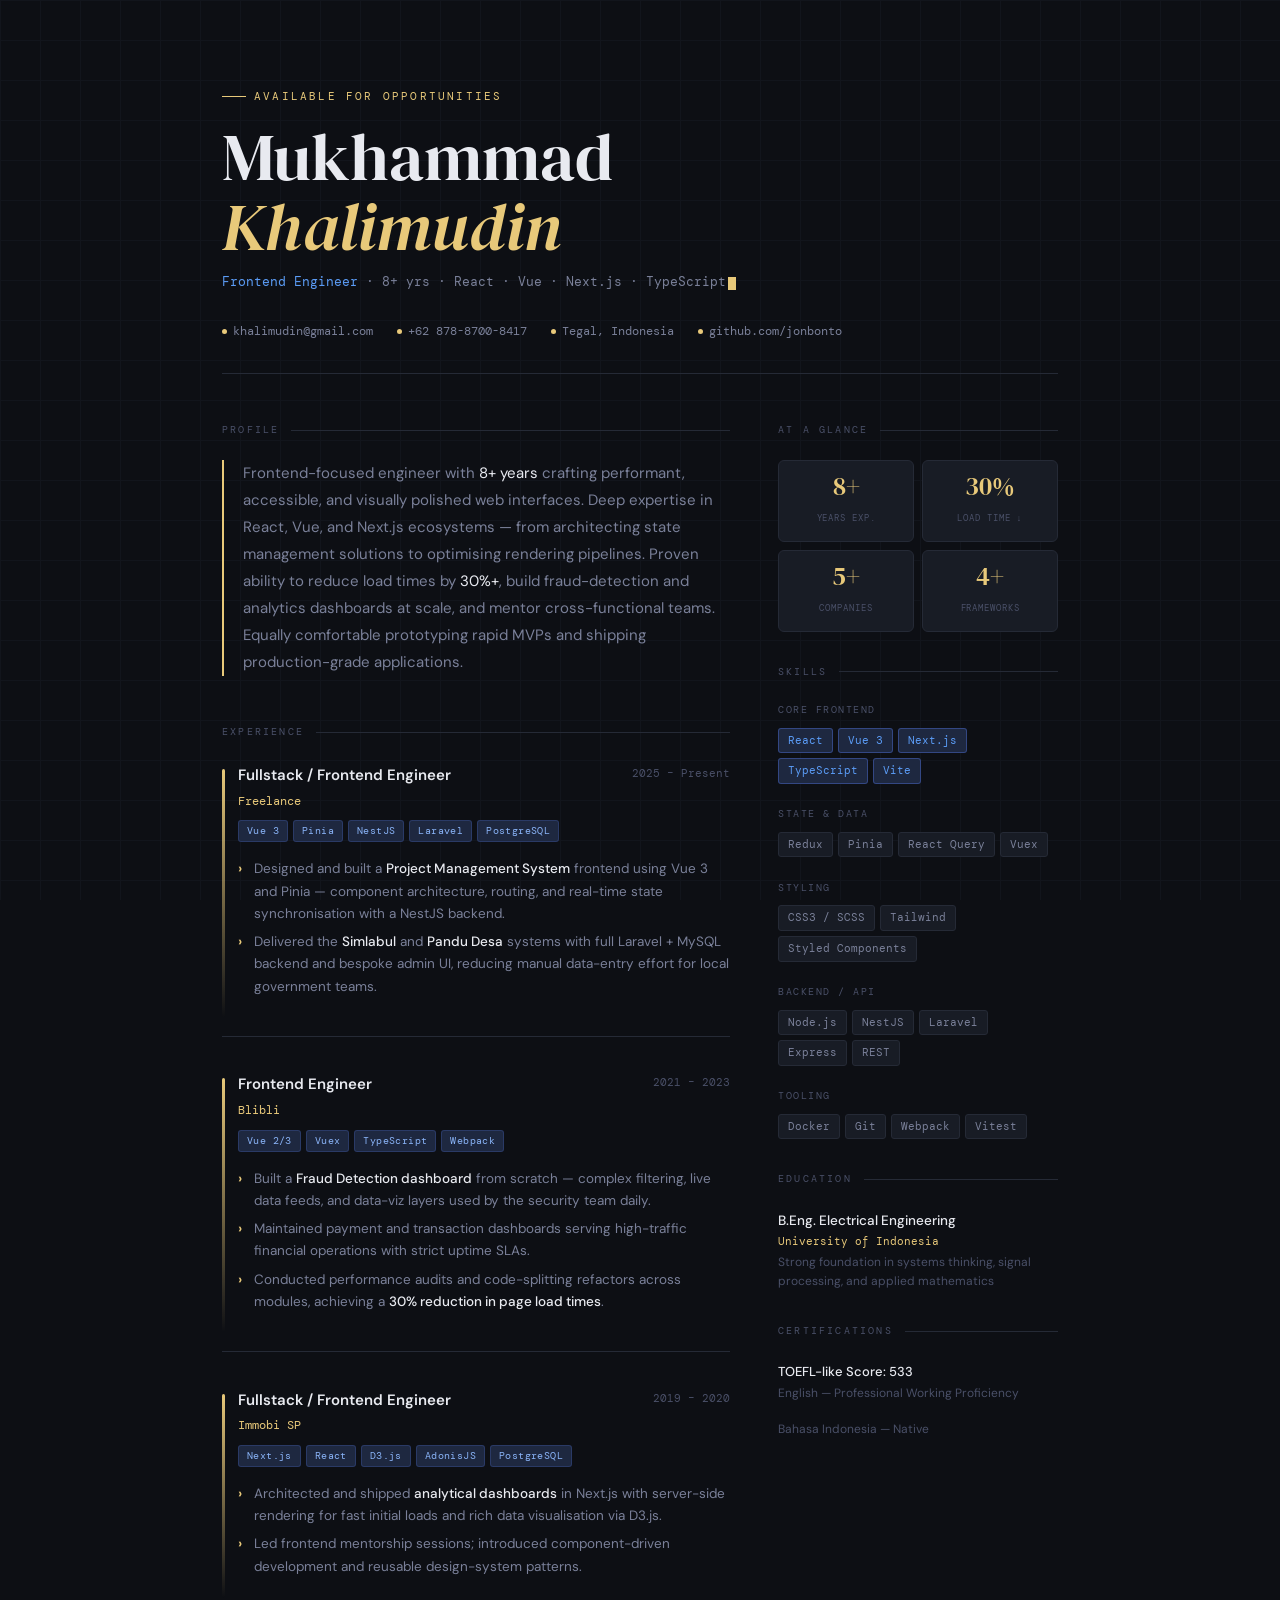
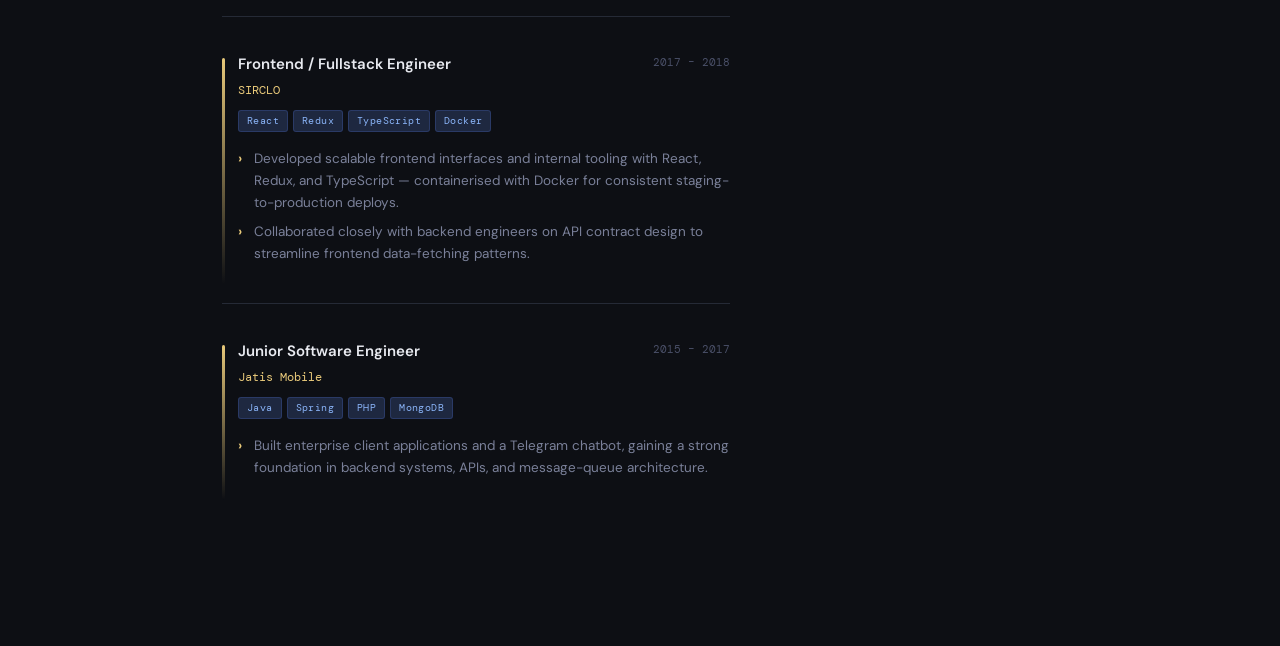
<file: index.html>
<!DOCTYPE html>
<html lang="en">
<head>
<meta charset="UTF-8">
<meta name="viewport" content="width=device-width, initial-scale=1.0">
<title>Mukhammad Khalimudin — Frontend Engineer</title>
<link href="https://fonts.googleapis.com/css2?family=DM+Serif+Display:ital@0;1&family=DM+Mono:wght@300;400;500&family=DM+Sans:wght@300;400;500;600&display=swap" rel="stylesheet">
<style>
  *, *::before, *::after { box-sizing: border-box; margin: 0; padding: 0; }

  :root {
    --bg: #0d0f14;
    --surface: #13161d;
    --card: #181c25;
    --border: #252a36;
    --accent: #e8c97a;
    --accent2: #5b9cf6;
    --text: #e8eaf0;
    --muted: #7a8099;
    --dim: #4a5068;
    --navy: #1e2840;
    --tag-bg: #1e2840;
    --tag-text: #8ab4f8;
  }

  html { scroll-behavior: smooth; }

  body {
    font-family: 'DM Sans', sans-serif;
    background: var(--bg);
    color: var(--text);
    min-height: 100vh;
    overflow-x: hidden;
    line-height: 1.6;
  }

  /* ── GRID NOISE BG ───────────────────────────────── */
  body::before {
    content: '';
    position: fixed;
    inset: 0;
    background-image:
      linear-gradient(var(--border) 1px, transparent 1px),
      linear-gradient(90deg, var(--border) 1px, transparent 1px);
    background-size: 40px 40px;
    opacity: 0.25;
    pointer-events: none;
    z-index: 0;
  }

  .page {
    position: relative;
    z-index: 1;
    max-width: 900px;
    margin: 0 auto;
    padding: 3rem 2rem 5rem;
  }

  /* ── ANIMATIONS ──────────────────────────────────── */
  @keyframes fadeUp {
    from { opacity: 0; transform: translateY(24px); }
    to { opacity: 1; transform: translateY(0); }
  }
  @keyframes slideIn {
    from { opacity: 0; transform: translateX(-20px); }
    to { opacity: 1; transform: translateX(0); }
  }
  @keyframes expandWidth {
    from { width: 0; }
    to { width: 100%; }
  }
  @keyframes blink {
    0%, 100% { opacity: 1; }
    50% { opacity: 0; }
  }

  .fade-1 { animation: fadeUp 0.7s ease both 0.1s; }
  .fade-2 { animation: fadeUp 0.7s ease both 0.25s; }
  .fade-3 { animation: fadeUp 0.7s ease both 0.4s; }
  .fade-4 { animation: fadeUp 0.7s ease both 0.55s; }
  .fade-5 { animation: fadeUp 0.7s ease both 0.7s; }

  /* ── HEADER ──────────────────────────────────────── */
  header {
    padding: 2.5rem 0 2rem;
    border-bottom: 1px solid var(--border);
    margin-bottom: 3rem;
    position: relative;
  }

  .header-label {
    font-family: 'DM Mono', monospace;
    font-size: 11px;
    letter-spacing: 0.2em;
    color: var(--accent);
    text-transform: uppercase;
    margin-bottom: 1rem;
    display: flex;
    align-items: center;
    gap: 8px;
    animation: slideIn 0.6s ease both 0s;
  }

  .header-label::before {
    content: '';
    width: 24px;
    height: 1px;
    background: var(--accent);
  }

  h1 {
    font-family: 'DM Serif Display', serif;
    font-size: clamp(2.6rem, 7vw, 4.2rem);
    font-weight: 400;
    line-height: 1.05;
    color: var(--text);
    margin-bottom: 0.6rem;
    animation: fadeUp 0.8s ease both 0.05s;
  }

  h1 em {
    font-style: italic;
    color: var(--accent);
  }

  .tagline {
    font-family: 'DM Mono', monospace;
    font-size: 13px;
    color: var(--muted);
    margin-bottom: 1.8rem;
    animation: fadeUp 0.7s ease both 0.2s;
  }

  .tagline span {
    color: var(--accent2);
  }

  .cursor {
    display: inline-block;
    width: 8px;
    height: 13px;
    background: var(--accent);
    margin-left: 2px;
    vertical-align: middle;
    animation: blink 1.1s step-start infinite;
  }

  .contact-row {
    display: flex;
    flex-wrap: wrap;
    gap: 1.5rem;
    animation: fadeUp 0.7s ease both 0.3s;
  }

  .contact-item {
    font-family: 'DM Mono', monospace;
    font-size: 12px;
    color: var(--muted);
    display: flex;
    align-items: center;
    gap: 6px;
    transition: color 0.2s;
  }

  .contact-item:hover { color: var(--text); }

  .contact-dot {
    width: 5px;
    height: 5px;
    border-radius: 50%;
    background: var(--accent);
    flex-shrink: 0;
  }

  /* ── LAYOUT ──────────────────────────────────────── */
  .two-col {
    display: grid;
    grid-template-columns: 1fr 280px;
    gap: 3rem;
    align-items: start;
  }

  /* ── SECTION ─────────────────────────────────────── */
  section { margin-bottom: 3rem; }

  .section-label {
    font-family: 'DM Mono', monospace;
    font-size: 10px;
    letter-spacing: 0.22em;
    color: var(--dim);
    text-transform: uppercase;
    margin-bottom: 1.4rem;
    display: flex;
    align-items: center;
    gap: 12px;
  }

  .section-label::after {
    content: '';
    flex: 1;
    height: 1px;
    background: var(--border);
  }

  /* ── SUMMARY ─────────────────────────────────────── */
  .summary {
    font-size: 15px;
    color: var(--muted);
    line-height: 1.8;
    border-left: 2px solid var(--accent);
    padding-left: 1.2rem;
  }

  /* ── EXPERIENCE ──────────────────────────────────── */
  .job {
    margin-bottom: 2.2rem;
    padding-bottom: 2.2rem;
    border-bottom: 1px solid var(--border);
    position: relative;
    padding-left: 1rem;
  }

  .job::before {
    content: '';
    position: absolute;
    left: 0;
    top: 6px;
    width: 3px;
    height: calc(100% - 24px);
    background: linear-gradient(to bottom, var(--accent), transparent);
    border-radius: 2px;
  }

  .job:last-child {
    border-bottom: none;
    margin-bottom: 0;
  }

  .job-header {
    display: flex;
    justify-content: space-between;
    align-items: flex-start;
    flex-wrap: wrap;
    gap: 4px;
    margin-bottom: 0.3rem;
  }

  .job-title {
    font-weight: 600;
    font-size: 15px;
    color: var(--text);
  }

  .job-company {
    font-family: 'DM Mono', monospace;
    font-size: 12px;
    color: var(--accent);
    margin-bottom: 0.6rem;
  }

  .job-date {
    font-family: 'DM Mono', monospace;
    font-size: 11px;
    color: var(--dim);
    white-space: nowrap;
    padding-top: 2px;
  }

  .job-stack {
    display: flex;
    flex-wrap: wrap;
    gap: 5px;
    margin-bottom: 0.8rem;
  }

  .tech-tag {
    font-family: 'DM Mono', monospace;
    font-size: 10px;
    padding: 2px 8px;
    border-radius: 3px;
    background: var(--tag-bg);
    color: var(--tag-text);
    border: 1px solid rgba(90, 130, 255, 0.2);
    letter-spacing: 0.04em;
  }

  .job-bullets {
    list-style: none;
  }

  .job-bullets li {
    font-size: 13.5px;
    color: var(--muted);
    line-height: 1.65;
    padding: 3px 0 3px 16px;
    position: relative;
  }

  .job-bullets li::before {
    content: '›';
    position: absolute;
    left: 0;
    color: var(--accent);
    font-weight: 700;
  }

  .highlight {
    color: var(--text);
    font-weight: 500;
  }

  /* ── SKILLS SIDEBAR ──────────────────────────────── */
  .sidebar section { margin-bottom: 2rem; }

  .skill-group { margin-bottom: 1.4rem; }

  .skill-group-label {
    font-family: 'DM Mono', monospace;
    font-size: 10px;
    color: var(--dim);
    letter-spacing: 0.15em;
    text-transform: uppercase;
    margin-bottom: 0.6rem;
  }

  .skill-pills {
    display: flex;
    flex-wrap: wrap;
    gap: 5px;
  }

  .pill {
    font-family: 'DM Mono', monospace;
    font-size: 11px;
    padding: 3px 9px;
    border-radius: 3px;
    background: var(--card);
    border: 1px solid var(--border);
    color: var(--muted);
    transition: all 0.15s;
  }

  .pill:hover {
    border-color: var(--accent);
    color: var(--accent);
  }

  .pill.primary {
    background: var(--navy);
    border-color: rgba(90, 130, 255, 0.35);
    color: var(--accent2);
  }

  /* ── STAT CARDS ──────────────────────────────────── */
  .stat-row {
    display: grid;
    grid-template-columns: 1fr 1fr;
    gap: 8px;
    margin-bottom: 1.4rem;
  }

  .stat-card {
    background: var(--card);
    border: 1px solid var(--border);
    border-radius: 6px;
    padding: 12px;
    text-align: center;
  }

  .stat-num {
    font-family: 'DM Serif Display', serif;
    font-size: 26px;
    color: var(--accent);
    display: block;
    line-height: 1;
    margin-bottom: 4px;
  }

  .stat-label {
    font-family: 'DM Mono', monospace;
    font-size: 9px;
    color: var(--dim);
    letter-spacing: 0.1em;
    text-transform: uppercase;
  }

  /* ── EDUCATION & CERT ────────────────────────────── */
  .edu-block {
    margin-bottom: 1rem;
  }

  .edu-degree {
    font-weight: 500;
    font-size: 13.5px;
    color: var(--text);
    margin-bottom: 2px;
  }

  .edu-school {
    font-family: 'DM Mono', monospace;
    font-size: 11px;
    color: var(--accent);
    margin-bottom: 2px;
  }

  .edu-field {
    font-size: 12px;
    color: var(--dim);
  }

  /* ── PRINT ───────────────────────────────────────── */
  @media print {
    body { background: white; color: black; }
    body::before { display: none; }
    .job::before { background: #e8c97a; }
  }

  @media (max-width: 640px) {
    .two-col { grid-template-columns: 1fr; }
    .sidebar { border-top: 1px solid var(--border); padding-top: 2rem; }
  }
</style>
</head>
<body>
<div class="page">

  <!-- ── HEADER ─────────────────────────────────── -->
  <header>
    <div class="header-label">Available for opportunities</div>
    <h1>Mukhammad<br><em>Khalimudin</em></h1>
    <p class="tagline">
      <span>Frontend Engineer</span> · 8+ yrs · React · Vue · Next.js · TypeScript<span class="cursor"></span>
    </p>
    <div class="contact-row">
      <span class="contact-item"><span class="contact-dot"></span>khalimudin@gmail.com</span>
      <span class="contact-item"><span class="contact-dot"></span>+62 878-8700-8417</span>
      <span class="contact-item"><span class="contact-dot"></span>Tegal, Indonesia</span>
      <span class="contact-item"><span class="contact-dot"></span>github.com/jonbonto</span>
    </div>
  </header>

  <!-- ── TWO-COL BODY ───────────────────────────── -->
  <div class="two-col">

    <!-- ── MAIN COLUMN ─────────────────────────── -->
    <main>

      <!-- SUMMARY -->
      <section class="fade-2">
        <div class="section-label">Profile</div>
        <p class="summary">
          Frontend-focused engineer with <span style="color:var(--text)">8+ years</span> crafting performant, accessible, and visually polished web interfaces. Deep expertise in React, Vue, and Next.js ecosystems — from architecting state management solutions to optimising rendering pipelines. Proven ability to reduce load times by <span style="color:var(--text)">30%+</span>, build fraud-detection and analytics dashboards at scale, and mentor cross-functional teams. Equally comfortable prototyping rapid MVPs and shipping production-grade applications.
        </p>
      </section>

      <!-- EXPERIENCE -->
      <section class="fade-3">
        <div class="section-label">Experience</div>

        <div class="job">
          <div class="job-header">
            <span class="job-title">Fullstack / Frontend Engineer</span>
            <span class="job-date">2025 – Present</span>
          </div>
          <div class="job-company">Freelance</div>
          <div class="job-stack">
            <span class="tech-tag">Vue 3</span>
            <span class="tech-tag">Pinia</span>
            <span class="tech-tag">NestJS</span>
            <span class="tech-tag">Laravel</span>
            <span class="tech-tag">PostgreSQL</span>
          </div>
          <ul class="job-bullets">
            <li>Designed and built a <span class="highlight">Project Management System</span> frontend using Vue 3 and Pinia — component architecture, routing, and real-time state synchronisation with a NestJS backend.</li>
            <li>Delivered the <span class="highlight">Simlabul</span> and <span class="highlight">Pandu Desa</span> systems with full Laravel + MySQL backend and bespoke admin UI, reducing manual data-entry effort for local government teams.</li>
          </ul>
        </div>

        <div class="job">
          <div class="job-header">
            <span class="job-title">Frontend Engineer</span>
            <span class="job-date">2021 – 2023</span>
          </div>
          <div class="job-company">Blibli</div>
          <div class="job-stack">
            <span class="tech-tag">Vue 2/3</span>
            <span class="tech-tag">Vuex</span>
            <span class="tech-tag">TypeScript</span>
            <span class="tech-tag">Webpack</span>
          </div>
          <ul class="job-bullets">
            <li>Built a <span class="highlight">Fraud Detection dashboard</span> from scratch — complex filtering, live data feeds, and data-viz layers used by the security team daily.</li>
            <li>Maintained payment and transaction dashboards serving high-traffic financial operations with strict uptime SLAs.</li>
            <li>Conducted performance audits and code-splitting refactors across modules, achieving a <span class="highlight">30% reduction in page load times</span>.</li>
          </ul>
        </div>

        <div class="job">
          <div class="job-header">
            <span class="job-title">Fullstack / Frontend Engineer</span>
            <span class="job-date">2019 – 2020</span>
          </div>
          <div class="job-company">Immobi SP</div>
          <div class="job-stack">
            <span class="tech-tag">Next.js</span>
            <span class="tech-tag">React</span>
            <span class="tech-tag">D3.js</span>
            <span class="tech-tag">AdonisJS</span>
            <span class="tech-tag">PostgreSQL</span>
          </div>
          <ul class="job-bullets">
            <li>Architected and shipped <span class="highlight">analytical dashboards</span> in Next.js with server-side rendering for fast initial loads and rich data visualisation via D3.js.</li>
            <li>Led frontend mentorship sessions; introduced component-driven development and reusable design-system patterns.</li>
          </ul>
        </div>

        <div class="job">
          <div class="job-header">
            <span class="job-title">Frontend / Fullstack Engineer</span>
            <span class="job-date">2017 – 2018</span>
          </div>
          <div class="job-company">SIRCLO</div>
          <div class="job-stack">
            <span class="tech-tag">React</span>
            <span class="tech-tag">Redux</span>
            <span class="tech-tag">TypeScript</span>
            <span class="tech-tag">Docker</span>
          </div>
          <ul class="job-bullets">
            <li>Developed scalable frontend interfaces and internal tooling with React, Redux, and TypeScript — containerised with Docker for consistent staging-to-production deploys.</li>
            <li>Collaborated closely with backend engineers on API contract design to streamline frontend data-fetching patterns.</li>
          </ul>
        </div>

        <div class="job">
          <div class="job-header">
            <span class="job-title">Junior Software Engineer</span>
            <span class="job-date">2015 – 2017</span>
          </div>
          <div class="job-company">Jatis Mobile</div>
          <div class="job-stack">
            <span class="tech-tag">Java</span>
            <span class="tech-tag">Spring</span>
            <span class="tech-tag">PHP</span>
            <span class="tech-tag">MongoDB</span>
          </div>
          <ul class="job-bullets">
            <li>Built enterprise client applications and a Telegram chatbot, gaining a strong foundation in backend systems, APIs, and message-queue architecture.</li>
          </ul>
        </div>

      </section>
    </main>

    <!-- ── SIDEBAR ──────────────────────────────── -->
    <aside class="sidebar">

      <!-- STATS -->
      <section class="fade-2">
        <div class="section-label">At a Glance</div>
        <div class="stat-row">
          <div class="stat-card">
            <span class="stat-num">8+</span>
            <span class="stat-label">Years exp.</span>
          </div>
          <div class="stat-card">
            <span class="stat-num">30%</span>
            <span class="stat-label">Load time ↓</span>
          </div>
          <div class="stat-card">
            <span class="stat-num">5+</span>
            <span class="stat-label">Companies</span>
          </div>
          <div class="stat-card">
            <span class="stat-num">4+</span>
            <span class="stat-label">Frameworks</span>
          </div>
        </div>
      </section>

      <!-- SKILLS -->
      <section class="fade-3">
        <div class="section-label">Skills</div>

        <div class="skill-group">
          <div class="skill-group-label">Core Frontend</div>
          <div class="skill-pills">
            <span class="pill primary">React</span>
            <span class="pill primary">Vue 3</span>
            <span class="pill primary">Next.js</span>
            <span class="pill primary">TypeScript</span>
            <span class="pill primary">Vite</span>
          </div>
        </div>

        <div class="skill-group">
          <div class="skill-group-label">State & Data</div>
          <div class="skill-pills">
            <span class="pill">Redux</span>
            <span class="pill">Pinia</span>
            <span class="pill">React Query</span>
            <span class="pill">Vuex</span>
          </div>
        </div>

        <div class="skill-group">
          <div class="skill-group-label">Styling</div>
          <div class="skill-pills">
            <span class="pill">CSS3 / SCSS</span>
            <span class="pill">Tailwind</span>
            <span class="pill">Styled Components</span>
          </div>
        </div>

        <div class="skill-group">
          <div class="skill-group-label">Backend / API</div>
          <div class="skill-pills">
            <span class="pill">Node.js</span>
            <span class="pill">NestJS</span>
            <span class="pill">Laravel</span>
            <span class="pill">Express</span>
            <span class="pill">REST</span>
          </div>
        </div>

        <div class="skill-group">
          <div class="skill-group-label">Tooling</div>
          <div class="skill-pills">
            <span class="pill">Docker</span>
            <span class="pill">Git</span>
            <span class="pill">Webpack</span>
            <span class="pill">Vitest</span>
          </div>
        </div>
      </section>

      <!-- EDUCATION -->
      <section class="fade-4">
        <div class="section-label">Education</div>
        <div class="edu-block">
          <div class="edu-degree">B.Eng. Electrical Engineering</div>
          <div class="edu-school">University of Indonesia</div>
          <div class="edu-field">Strong foundation in systems thinking, signal processing, and applied mathematics</div>
        </div>
      </section>

      <!-- CERTIFICATIONS -->
      <section class="fade-5">
        <div class="section-label">Certifications</div>
        <div class="edu-block">
          <div class="edu-degree" style="font-size:13px;">TOEFL-like Score: 533</div>
          <div class="edu-field">English — Professional Working Proficiency</div>
        </div>
        <div class="edu-block" style="margin-top:0.8rem;">
          <div class="edu-field">Bahasa Indonesia — Native</div>
        </div>
      </section>

    </aside>
  </div>

</div>
</body>
</html>
</file>
